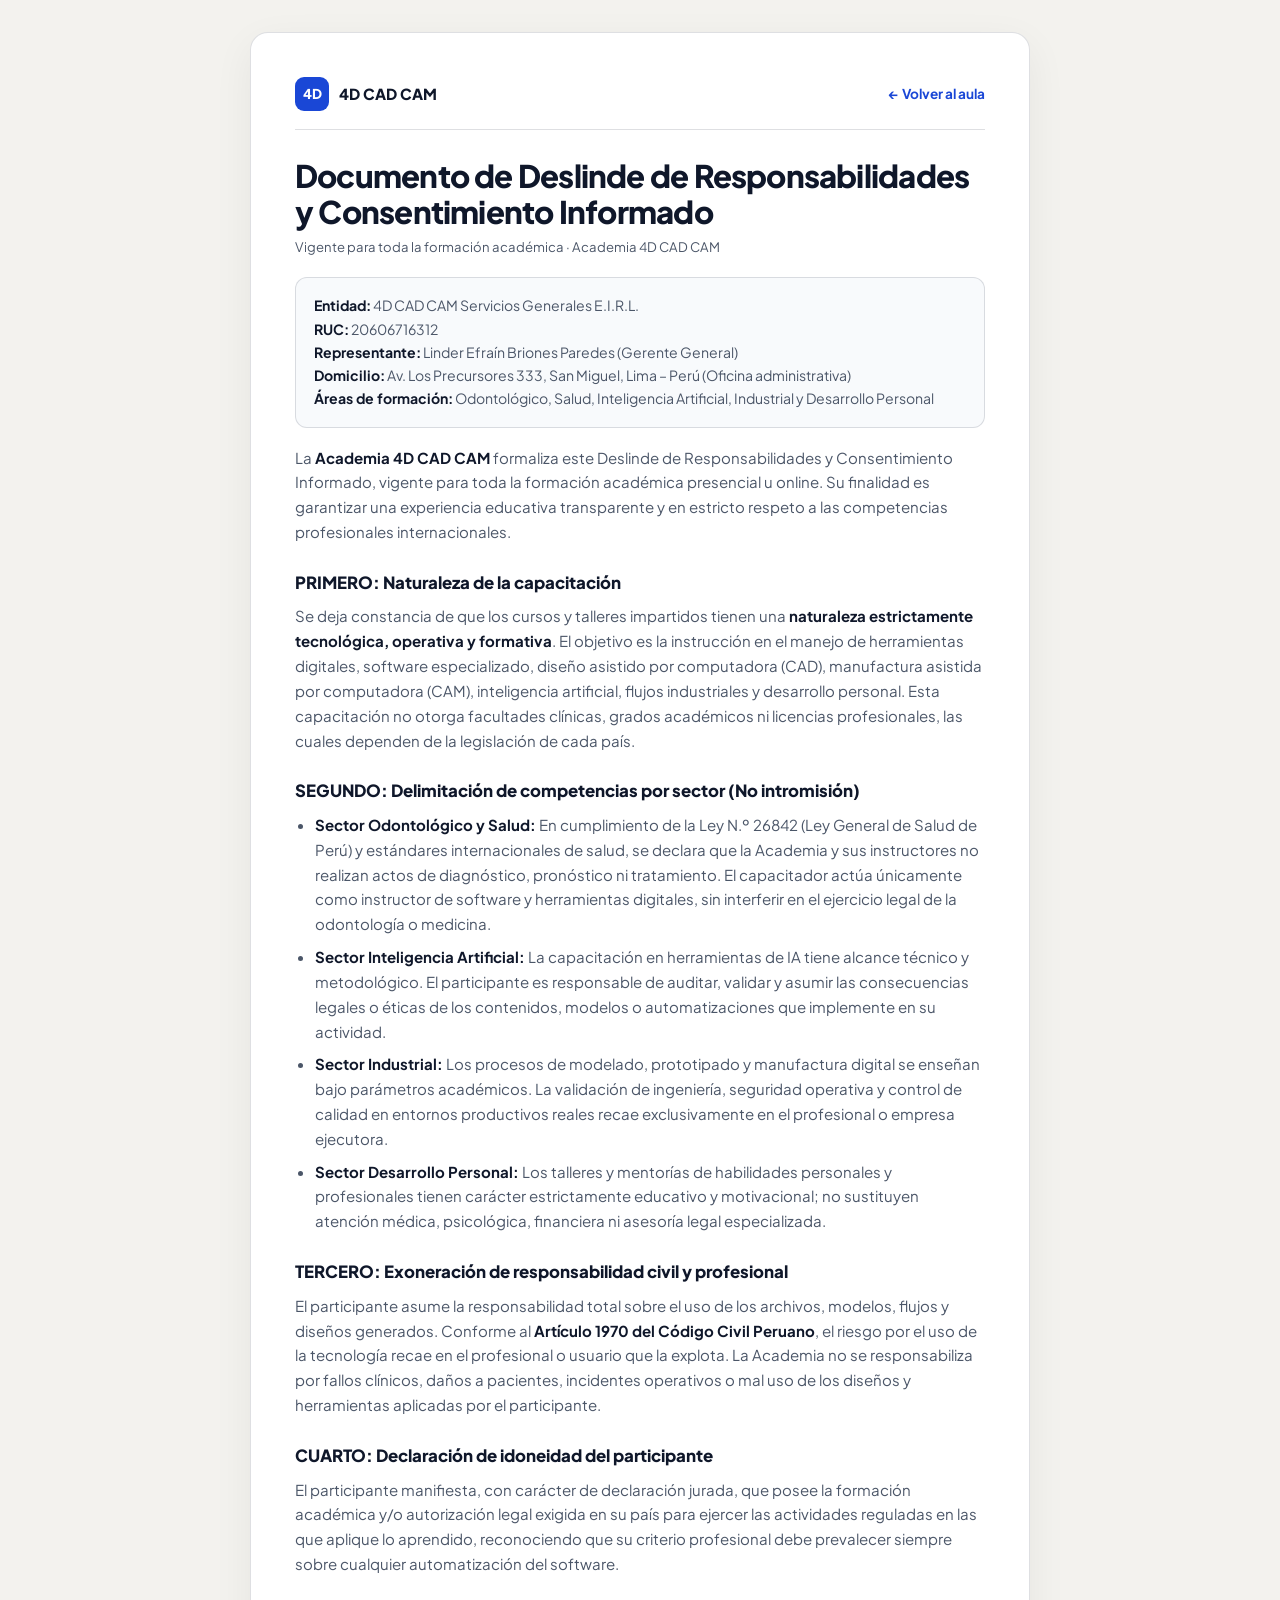
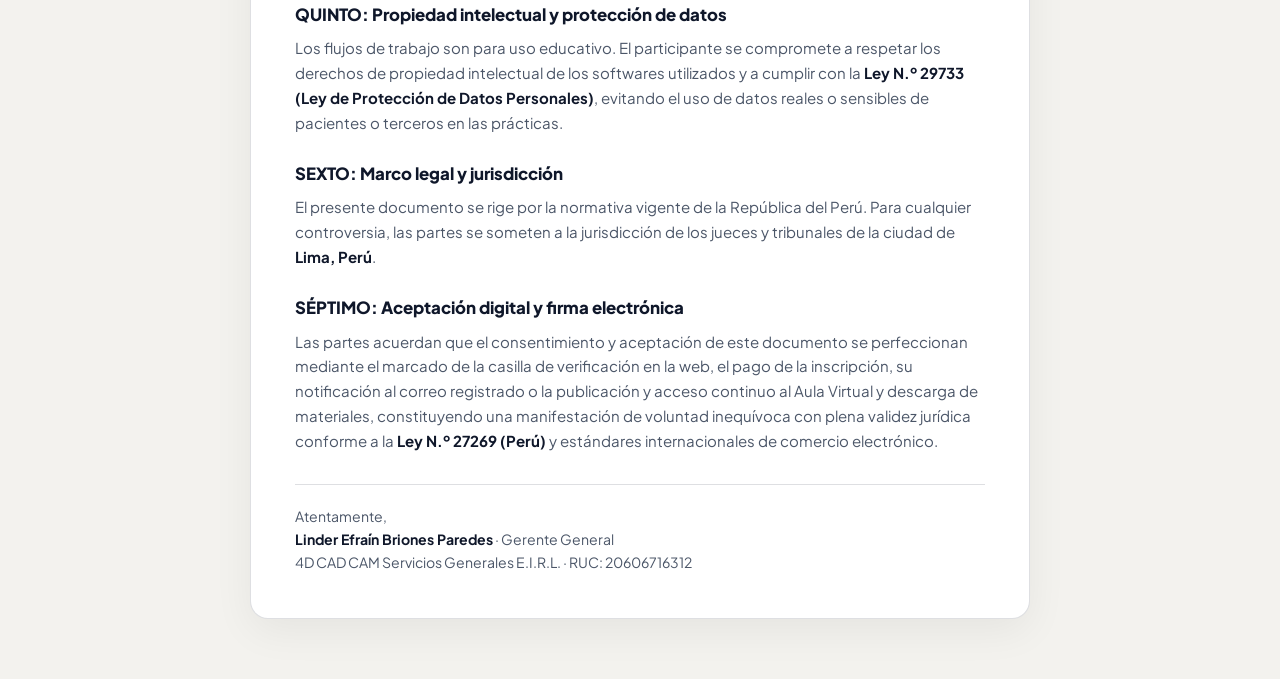
<file: deslinde.html>
<!DOCTYPE html>
<html lang="es">
<head>
<meta charset="UTF-8">
<meta name="viewport" content="width=device-width, initial-scale=1, viewport-fit=cover">
<title>Deslinde de Responsabilidades · 4D CAD CAM</title>
<link rel="preconnect" href="https://fonts.googleapis.com">
<link rel="preconnect" href="https://fonts.gstatic.com" crossorigin>
<link href="https://fonts.googleapis.com/css2?family=Plus+Jakarta+Sans:wght@400;500;600;700;800&display=swap" rel="stylesheet">
<style>
:root{
  --bg:#F3F2EE;--surface:#fff;--ink:#0F172A;--muted:#4B5668;--line:rgba(22,30,49,.14);
  --field:#F8FAFC;--blue:#1A47D6;--blue-h:#1438AB;
}
@media (prefers-color-scheme:dark){
  :root{--bg:#0B1020;--surface:#141B2E;--ink:#E8ECF6;--muted:#A5AFC4;--line:rgba(232,236,246,.16);--field:#0F1627;--blue:#3F6FF0;--blue-h:#5782F5}
}
*{box-sizing:border-box;margin:0;padding:0}
body{
  background:var(--bg);color:var(--ink);
  font-family:'Plus Jakarta Sans',-apple-system,BlinkMacSystemFont,'Segoe UI',sans-serif;
  line-height:1.65;padding:32px 18px 60px;-webkit-font-smoothing:antialiased;
}
.container{
  max-width:780px;margin:0 auto;background:var(--surface);
  border:1px solid var(--line);border-radius:18px;padding:clamp(24px,5vw,44px);
  box-shadow:0 12px 40px rgba(0,0,0,.06);
}
.top{display:flex;justify-content:space-between;align-items:center;gap:12px;margin-bottom:28px;padding-bottom:18px;border-bottom:1px solid var(--line)}
.brand{display:flex;align-items:center;gap:10px}
.mark{width:34px;height:34px;border-radius:9px;background:var(--blue);display:grid;place-items:center;font-weight:800;font-size:.85rem;color:#fff}
.brand b{font-size:.95rem;font-weight:800}
.back{font-size:.85rem;font-weight:700;color:var(--blue);text-decoration:none}
.back:hover{text-decoration:underline}
h1{font-size:clamp(1.45rem,3vw,1.95rem);font-weight:800;letter-spacing:-.025em;line-height:1.15;margin-bottom:6px}
.meta{font-size:.82rem;color:var(--muted);margin-bottom:20px}
h2{font-size:1.05rem;font-weight:800;margin:24px 0 8px}
p,li{font-size:.94rem;color:var(--muted)}
p{margin-bottom:12px}
ul{padding-left:20px;margin-bottom:14px;display:grid;gap:8px}
strong{color:var(--ink)}
.info-box{
  background:var(--field);border:1px solid var(--line);border-radius:12px;
  padding:16px 18px;margin:18px 0;font-size:.88rem;color:var(--muted);
}
.sign{margin-top:30px;padding-top:20px;border-top:1px solid var(--line);font-size:.88rem;color:var(--muted)}
</style>
</head>
<body>
<main class="container">
  <div class="top">
    <div class="brand">
      <div class="mark">4D</div>
      <b>4D CAD CAM</b>
    </div>
    <a class="back" href="index.html">← Volver al aula</a>
  </div>

  <h1>Documento de Deslinde de Responsabilidades y Consentimiento Informado</h1>
  <p class="meta">Vigente para toda la formación académica · Academia 4D CAD CAM</p>

  <div class="info-box">
    <strong>Entidad:</strong> 4D CAD CAM Servicios Generales E.I.R.L.<br>
    <strong>RUC:</strong> 20606716312<br>
    <strong>Representante:</strong> Linder Efraín Briones Paredes (Gerente General)<br>
    <strong>Domicilio:</strong> Av. Los Precursores 333, San Miguel, Lima – Perú (Oficina administrativa)<br>
    <strong>Áreas de formación:</strong> Odontológico, Salud, Inteligencia Artificial, Industrial y Desarrollo Personal
  </div>

  <p>La <strong>Academia 4D CAD CAM</strong> formaliza este Deslinde de Responsabilidades y Consentimiento Informado, vigente para toda la formación académica presencial u online. Su finalidad es garantizar una experiencia educativa transparente y en estricto respeto a las competencias profesionales internacionales.</p>

  <h2>PRIMERO: Naturaleza de la capacitación</h2>
  <p>Se deja constancia de que los cursos y talleres impartidos tienen una <strong>naturaleza estrictamente tecnológica, operativa y formativa</strong>. El objetivo es la instrucción en el manejo de herramientas digitales, software especializado, diseño asistido por computadora (CAD), manufactura asistida por computadora (CAM), inteligencia artificial, flujos industriales y desarrollo personal. Esta capacitación no otorga facultades clínicas, grados académicos ni licencias profesionales, las cuales dependen de la legislación de cada país.</p>

  <h2>SEGUNDO: Delimitación de competencias por sector (No intromisión)</h2>
  <ul>
    <li><strong>Sector Odontológico y Salud:</strong> En cumplimiento de la Ley N.º 26842 (Ley General de Salud de Perú) y estándares internacionales de salud, se declara que la Academia y sus instructores no realizan actos de diagnóstico, pronóstico ni tratamiento. El capacitador actúa únicamente como instructor de software y herramientas digitales, sin interferir en el ejercicio legal de la odontología o medicina.</li>
    <li><strong>Sector Inteligencia Artificial:</strong> La capacitación en herramientas de IA tiene alcance técnico y metodológico. El participante es responsable de auditar, validar y asumir las consecuencias legales o éticas de los contenidos, modelos o automatizaciones que implemente en su actividad.</li>
    <li><strong>Sector Industrial:</strong> Los procesos de modelado, prototipado y manufactura digital se enseñan bajo parámetros académicos. La validación de ingeniería, seguridad operativa y control de calidad en entornos productivos reales recae exclusivamente en el profesional o empresa ejecutora.</li>
    <li><strong>Sector Desarrollo Personal:</strong> Los talleres y mentorías de habilidades personales y profesionales tienen carácter estrictamente educativo y motivacional; no sustituyen atención médica, psicológica, financiera ni asesoría legal especializada.</li>
  </ul>

  <h2>TERCERO: Exoneración de responsabilidad civil y profesional</h2>
  <p>El participante asume la responsabilidad total sobre el uso de los archivos, modelos, flujos y diseños generados. Conforme al <strong>Artículo 1970 del Código Civil Peruano</strong>, el riesgo por el uso de la tecnología recae en el profesional o usuario que la explota. La Academia no se responsabiliza por fallos clínicos, daños a pacientes, incidentes operativos o mal uso de los diseños y herramientas aplicadas por el participante.</p>

  <h2>CUARTO: Declaración de idoneidad del participante</h2>
  <p>El participante manifiesta, con carácter de declaración jurada, que posee la formación académica y/o autorización legal exigida en su país para ejercer las actividades reguladas en las que aplique lo aprendido, reconociendo que su criterio profesional debe prevalecer siempre sobre cualquier automatización del software.</p>

  <h2>QUINTO: Propiedad intelectual y protección de datos</h2>
  <p>Los flujos de trabajo son para uso educativo. El participante se compromete a respetar los derechos de propiedad intelectual de los softwares utilizados y a cumplir con la <strong>Ley N.º 29733 (Ley de Protección de Datos Personales)</strong>, evitando el uso de datos reales o sensibles de pacientes o terceros en las prácticas.</p>

  <h2>SEXTO: Marco legal y jurisdicción</h2>
  <p>El presente documento se rige por la normativa vigente de la República del Perú. Para cualquier controversia, las partes se someten a la jurisdicción de los jueces y tribunales de la ciudad de <strong>Lima, Perú</strong>.</p>

  <h2>SÉPTIMO: Aceptación digital y firma electrónica</h2>
  <p>Las partes acuerdan que el consentimiento y aceptación de este documento se perfeccionan mediante el marcado de la casilla de verificación en la web, el pago de la inscripción, su notificación al correo registrado o la publicación y acceso continuo al Aula Virtual y descarga de materiales, constituyendo una manifestación de voluntad inequívoca con plena validez jurídica conforme a la <strong>Ley N.º 27269 (Perú)</strong> y estándares internacionales de comercio electrónico.</p>

  <div class="sign">
    Atentamente,<br>
    <strong>Linder Efraín Briones Paredes</strong> · Gerente General<br>
    4D CAD CAM Servicios Generales E.I.R.L. · RUC: 20606716312
  </div>
</main>
</body>
</html>
</file>
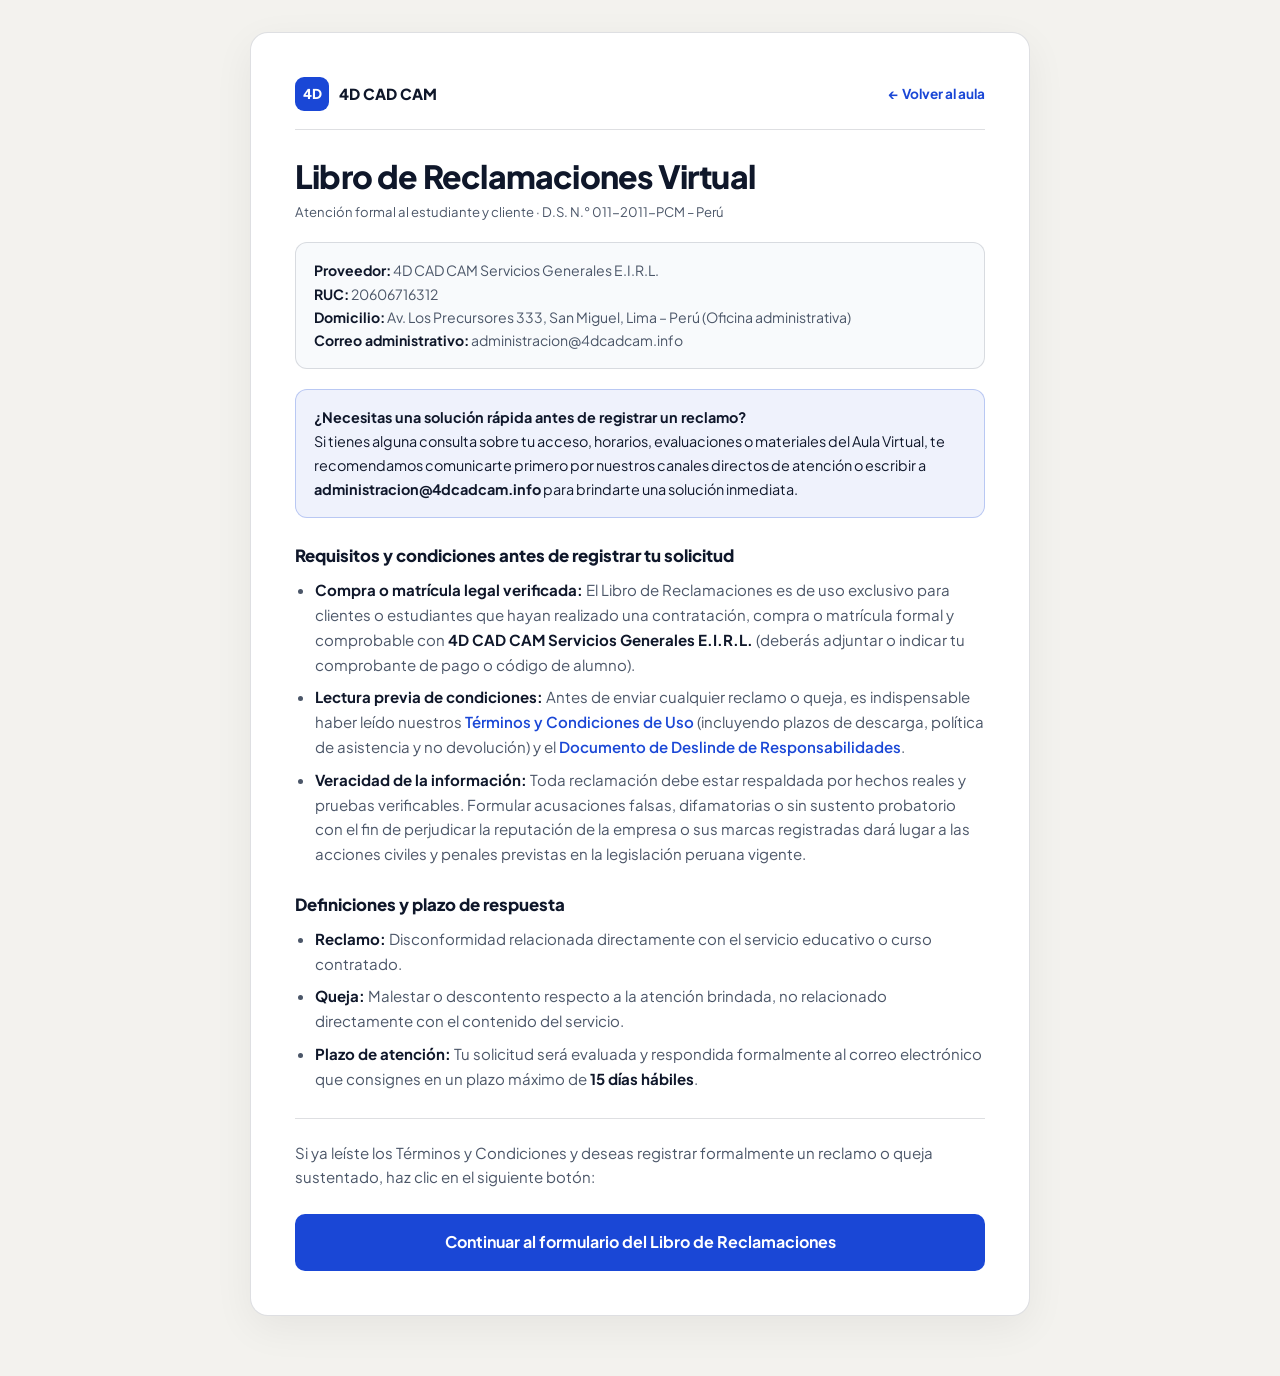
<file: libro-reclamaciones.html>
<!DOCTYPE html>
<html lang="es">
<head>
<meta charset="UTF-8">
<meta name="viewport" content="width=device-width, initial-scale=1, viewport-fit=cover">
<title>Libro de Reclamaciones Virtual · 4D CAD CAM</title>
<link rel="preconnect" href="https://fonts.googleapis.com">
<link rel="preconnect" href="https://fonts.gstatic.com" crossorigin>
<link href="https://fonts.googleapis.com/css2?family=Plus+Jakarta+Sans:wght@400;500;600;700;800&display=swap" rel="stylesheet">
<style>
:root{
  --bg:#F3F2EE;--surface:#fff;--ink:#0F172A;--muted:#4B5668;--line:rgba(22,30,49,.14);
  --field:#F8FAFC;--blue:#1A47D6;--blue-h:#1438AB;
}
@media (prefers-color-scheme:dark){
  :root{--bg:#0B1020;--surface:#141B2E;--ink:#E8ECF6;--muted:#A5AFC4;--line:rgba(232,236,246,.16);--field:#0F1627;--blue:#3F6FF0;--blue-h:#5782F5}
}
*{box-sizing:border-box;margin:0;padding:0}
body{
  background:var(--bg);color:var(--ink);
  font-family:'Plus Jakarta Sans',-apple-system,BlinkMacSystemFont,'Segoe UI',sans-serif;
  line-height:1.65;padding:32px 18px 60px;-webkit-font-smoothing:antialiased;
}
.container{
  max-width:780px;margin:0 auto;background:var(--surface);
  border:1px solid var(--line);border-radius:18px;padding:clamp(24px,5vw,44px);
  box-shadow:0 12px 40px rgba(0,0,0,.06);
}
.top{display:flex;justify-content:space-between;align-items:center;gap:12px;margin-bottom:28px;padding-bottom:18px;border-bottom:1px solid var(--line)}
.brand{display:flex;align-items:center;gap:10px}
.mark{width:34px;height:34px;border-radius:9px;background:var(--blue);display:grid;place-items:center;font-weight:800;font-size:.85rem;color:#fff}
.brand b{font-size:.95rem;font-weight:800}
.back{font-size:.85rem;font-weight:700;color:var(--blue);text-decoration:none}
.back:hover{text-decoration:underline}
h1{font-size:clamp(1.5rem,3vw,2rem);font-weight:800;letter-spacing:-.025em;line-height:1.15;margin-bottom:6px}
.meta{font-size:.82rem;color:var(--muted);margin-bottom:20px}
h2{font-size:1.05rem;font-weight:800;margin:24px 0 8px}
p,li{font-size:.94rem;color:var(--muted)}
p{margin-bottom:12px}
ul{padding-left:20px;margin-bottom:14px;display:grid;gap:8px}
strong{color:var(--ink)}
a.inline{color:var(--blue);font-weight:600;text-decoration:none}
a.inline:hover{text-decoration:underline}
.info-box{
  background:var(--field);border:1px solid var(--line);border-radius:12px;
  padding:16px 18px;margin:18px 0;font-size:.88rem;color:var(--muted);
}
.alert-box{
  background:color-mix(in srgb,var(--blue) 7%,var(--surface));
  border:1px solid color-mix(in srgb,var(--blue) 25%,transparent);
  border-radius:12px;padding:16px 18px;margin:20px 0;font-size:.9rem;
}
.cta-box{
  margin-top:26px;padding-top:22px;border-top:1px solid var(--line);
}
.btn{
  display:inline-block;width:100%;text-align:center;text-decoration:none;
  font:inherit;font-weight:700;font-size:1rem;padding:15px 20px;
  border-radius:10px;background:var(--blue);color:#fff;
  transition:background-color .2s;margin-top:12px;
}
.btn:hover{background:var(--blue-h)}
</style>
</head>
<body>
<main class="container">
  <div class="top">
    <div class="brand">
      <div class="mark">4D</div>
      <b>4D CAD CAM</b>
    </div>
    <a class="back" href="index.html">← Volver al aula</a>
  </div>

  <h1>Libro de Reclamaciones Virtual</h1>
  <p class="meta">Atención formal al estudiante y cliente · D.S. N.° 011-2011-PCM – Perú</p>

  <div class="info-box">
    <strong>Proveedor:</strong> 4D CAD CAM Servicios Generales E.I.R.L.<br>
    <strong>RUC:</strong> 20606716312<br>
    <strong>Domicilio:</strong> Av. Los Precursores 333, San Miguel, Lima – Perú (Oficina administrativa)<br>
    <strong>Correo administrativo:</strong> administracion@4dcadcam.info
  </div>

  <div class="alert-box">
    <strong>¿Necesitas una solución rápida antes de registrar un reclamo?</strong><br>
    Si tienes alguna consulta sobre tu acceso, horarios, evaluaciones o materiales del Aula Virtual, te recomendamos comunicarte primero por nuestros canales directos de atención o escribir a <strong>administracion@4dcadcam.info</strong> para brindarte una solución inmediata.
  </div>

  <h2>Requisitos y condiciones antes de registrar tu solicitud</h2>
  <ul>
    <li><strong>Compra o matrícula legal verificada:</strong> El Libro de Reclamaciones es de uso exclusivo para clientes o estudiantes que hayan realizado una contratación, compra o matrícula formal y comprobable con <strong>4D CAD CAM Servicios Generales E.I.R.L.</strong> (deberás adjuntar o indicar tu comprobante de pago o código de alumno).</li>
    <li><strong>Lectura previa de condiciones:</strong> Antes de enviar cualquier reclamo o queja, es indispensable haber leído nuestros <a class="inline" href="terminos.html">Términos y Condiciones de Uso</a> (incluyendo plazos de descarga, política de asistencia y no devolución) y el <a class="inline" href="deslinde.html">Documento de Deslinde de Responsabilidades</a>.</li>
    <li><strong>Veracidad de la información:</strong> Toda reclamación debe estar respaldada por hechos reales y pruebas verificables. Formular acusaciones falsas, difamatorias o sin sustento probatorio con el fin de perjudicar la reputación de la empresa o sus marcas registradas dará lugar a las acciones civiles y penales previstas en la legislación peruana vigente.</li>
  </ul>

  <h2>Definiciones y plazo de respuesta</h2>
  <ul>
    <li><strong>Reclamo:</strong> Disconformidad relacionada directamente con el servicio educativo o curso contratado.</li>
    <li><strong>Queja:</strong> Malestar o descontento respecto a la atención brindada, no relacionado directamente con el contenido del servicio.</li>
    <li><strong>Plazo de atención:</strong> Tu solicitud será evaluada y respondida formalmente al correo electrónico que consignes en un plazo máximo de <strong>15 días hábiles</strong>.</li>
  </ul>

  <div class="cta-box">
    <p>Si ya leíste los Términos y Condiciones y deseas registrar formalmente un reclamo o queja sustentado, haz clic en el siguiente botón:</p>
    <a class="btn" href="https://docs.google.com/forms/d/e/1FAIpQLSdsz4ZVJrWmOlxTpXH-75Hk4iepENP5eouJWB7f5qEtuw9HIA/viewform?usp=sharing&ouid=109098963051883506492" target="_blank" rel="noopener">Continuar al formulario del Libro de Reclamaciones</a>
  </div>
</main>
</body>
</html>
</file>
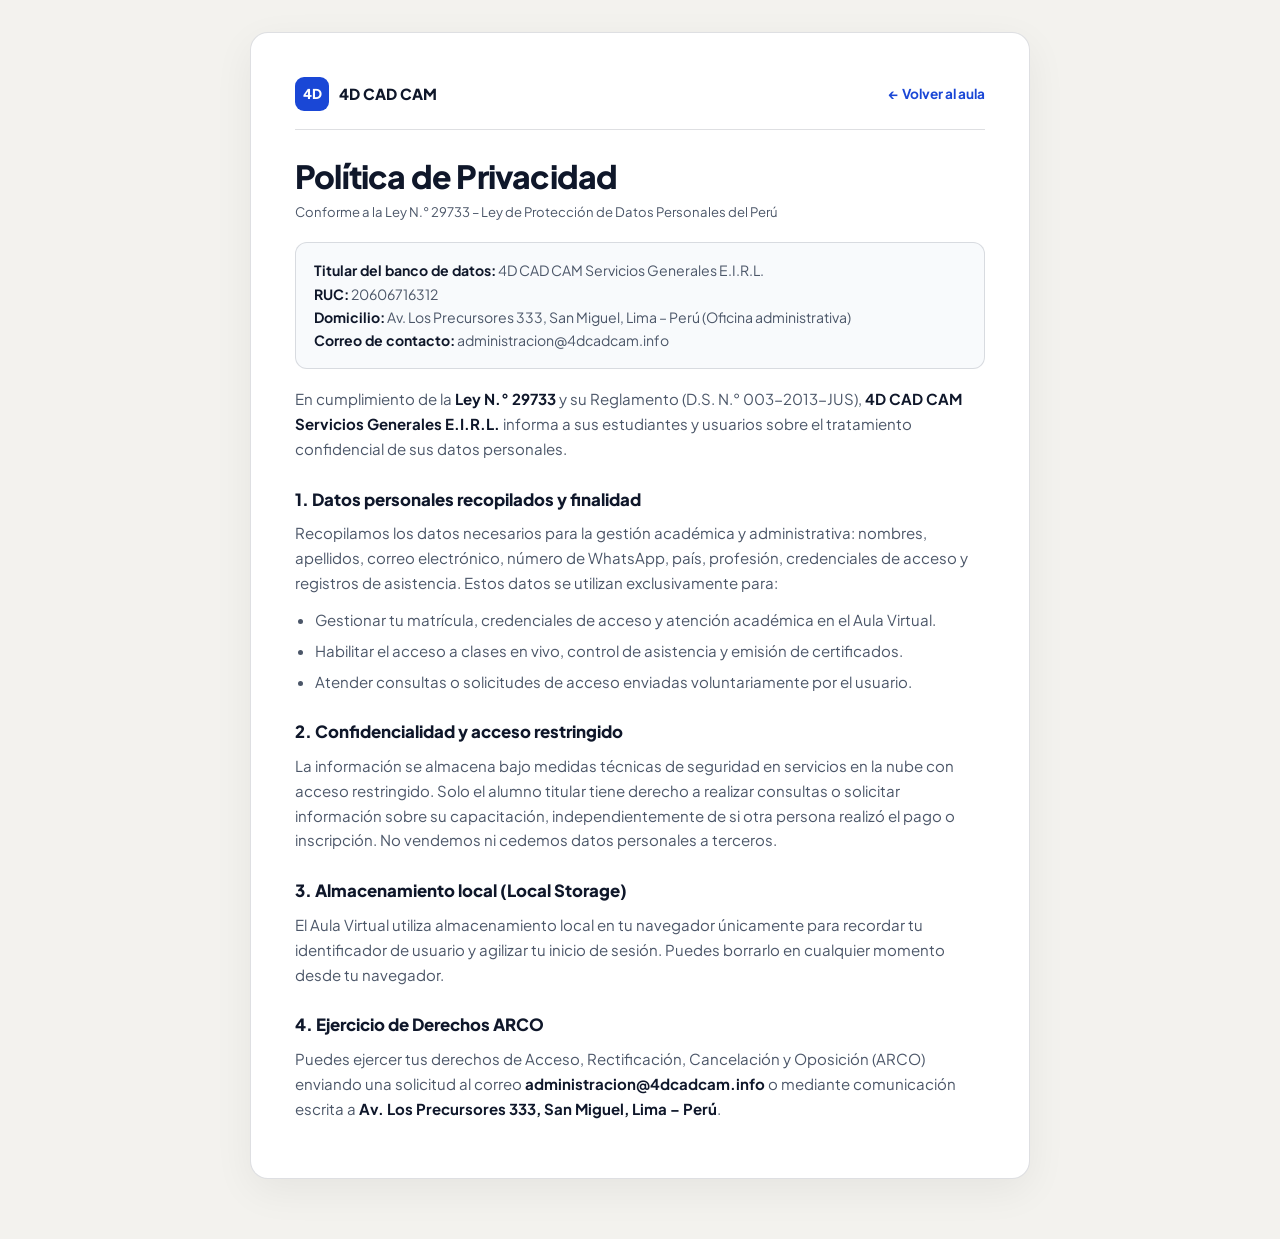
<file: privacidad.html>
<!DOCTYPE html>
<html lang="es">
<head>
<meta charset="UTF-8">
<meta name="viewport" content="width=device-width, initial-scale=1, viewport-fit=cover">
<title>Política de Privacidad · 4D CAD CAM</title>
<link rel="preconnect" href="https://fonts.googleapis.com">
<link rel="preconnect" href="https://fonts.gstatic.com" crossorigin>
<link href="https://fonts.googleapis.com/css2?family=Plus+Jakarta+Sans:wght@400;500;600;700;800&display=swap" rel="stylesheet">
<style>
:root{
  --bg:#F3F2EE;--surface:#fff;--ink:#0F172A;--muted:#4B5668;--line:rgba(22,30,49,.14);
  --field:#F8FAFC;--blue:#1A47D6;--blue-h:#1438AB;
}
@media (prefers-color-scheme:dark){
  :root{--bg:#0B1020;--surface:#141B2E;--ink:#E8ECF6;--muted:#A5AFC4;--line:rgba(232,236,246,.16);--field:#0F1627;--blue:#3F6FF0;--blue-h:#5782F5}
}
*{box-sizing:border-box;margin:0;padding:0}
body{
  background:var(--bg);color:var(--ink);
  font-family:'Plus Jakarta Sans',-apple-system,BlinkMacSystemFont,'Segoe UI',sans-serif;
  line-height:1.65;padding:32px 18px 60px;-webkit-font-smoothing:antialiased;
}
.container{
  max-width:780px;margin:0 auto;background:var(--surface);
  border:1px solid var(--line);border-radius:18px;padding:clamp(24px,5vw,44px);
  box-shadow:0 12px 40px rgba(0,0,0,.06);
}
.top{display:flex;justify-content:space-between;align-items:center;gap:12px;margin-bottom:28px;padding-bottom:18px;border-bottom:1px solid var(--line)}
.brand{display:flex;align-items:center;gap:10px}
.mark{width:34px;height:34px;border-radius:9px;background:var(--blue);display:grid;place-items:center;font-weight:800;font-size:.85rem;color:#fff}
.brand b{font-size:.95rem;font-weight:800}
.back{font-size:.85rem;font-weight:700;color:var(--blue);text-decoration:none}
.back:hover{text-decoration:underline}
h1{font-size:clamp(1.5rem,3vw,2rem);font-weight:800;letter-spacing:-.025em;line-height:1.15;margin-bottom:6px}
.meta{font-size:.82rem;color:var(--muted);margin-bottom:20px}
h2{font-size:1.05rem;font-weight:800;margin:24px 0 8px}
p,li{font-size:.94rem;color:var(--muted)}
p{margin-bottom:12px}
ul{padding-left:20px;margin-bottom:14px;display:grid;gap:6px}
strong{color:var(--ink)}
.info-box{
  background:var(--field);border:1px solid var(--line);border-radius:12px;
  padding:16px 18px;margin:18px 0;font-size:.88rem;color:var(--muted);
}
</style>
</head>
<body>
<main class="container">
  <div class="top">
    <div class="brand">
      <div class="mark">4D</div>
      <b>4D CAD CAM</b>
    </div>
    <a class="back" href="index.html">← Volver al aula</a>
  </div>

  <h1>Política de Privacidad</h1>
  <p class="meta">Conforme a la Ley N.° 29733 – Ley de Protección de Datos Personales del Perú</p>

  <div class="info-box">
    <strong>Titular del banco de datos:</strong> 4D CAD CAM Servicios Generales E.I.R.L.<br>
    <strong>RUC:</strong> 20606716312<br>
    <strong>Domicilio:</strong> Av. Los Precursores 333, San Miguel, Lima – Perú (Oficina administrativa)<br>
    <strong>Correo de contacto:</strong> administracion@4dcadcam.info
  </div>

  <p>En cumplimiento de la <strong>Ley N.° 29733</strong> y su Reglamento (D.S. N.° 003-2013-JUS), <strong>4D CAD CAM Servicios Generales E.I.R.L.</strong> informa a sus estudiantes y usuarios sobre el tratamiento confidencial de sus datos personales.</p>

  <h2>1. Datos personales recopilados y finalidad</h2>
  <p>Recopilamos los datos necesarios para la gestión académica y administrativa: nombres, apellidos, correo electrónico, número de WhatsApp, país, profesión, credenciales de acceso y registros de asistencia. Estos datos se utilizan exclusivamente para:</p>
  <ul>
    <li>Gestionar tu matrícula, credenciales de acceso y atención académica en el Aula Virtual.</li>
    <li>Habilitar el acceso a clases en vivo, control de asistencia y emisión de certificados.</li>
    <li>Atender consultas o solicitudes de acceso enviadas voluntariamente por el usuario.</li>
  </ul>

  <h2>2. Confidencialidad y acceso restringido</h2>
  <p>La información se almacena bajo medidas técnicas de seguridad en servicios en la nube con acceso restringido. Solo el alumno titular tiene derecho a realizar consultas o solicitar información sobre su capacitación, independientemente de si otra persona realizó el pago o inscripción. No vendemos ni cedemos datos personales a terceros.</p>

  <h2>3. Almacenamiento local (Local Storage)</h2>
  <p>El Aula Virtual utiliza almacenamiento local en tu navegador únicamente para recordar tu identificador de usuario y agilizar tu inicio de sesión. Puedes borrarlo en cualquier momento desde tu navegador.</p>

  <h2>4. Ejercicio de Derechos ARCO</h2>
  <p>Puedes ejercer tus derechos de Acceso, Rectificación, Cancelación y Oposición (ARCO) enviando una solicitud al correo <strong>administracion@4dcadcam.info</strong> o mediante comunicación escrita a <strong>Av. Los Precursores 333, San Miguel, Lima – Perú</strong>.</p>
</main>
</body>
</html>
</file>
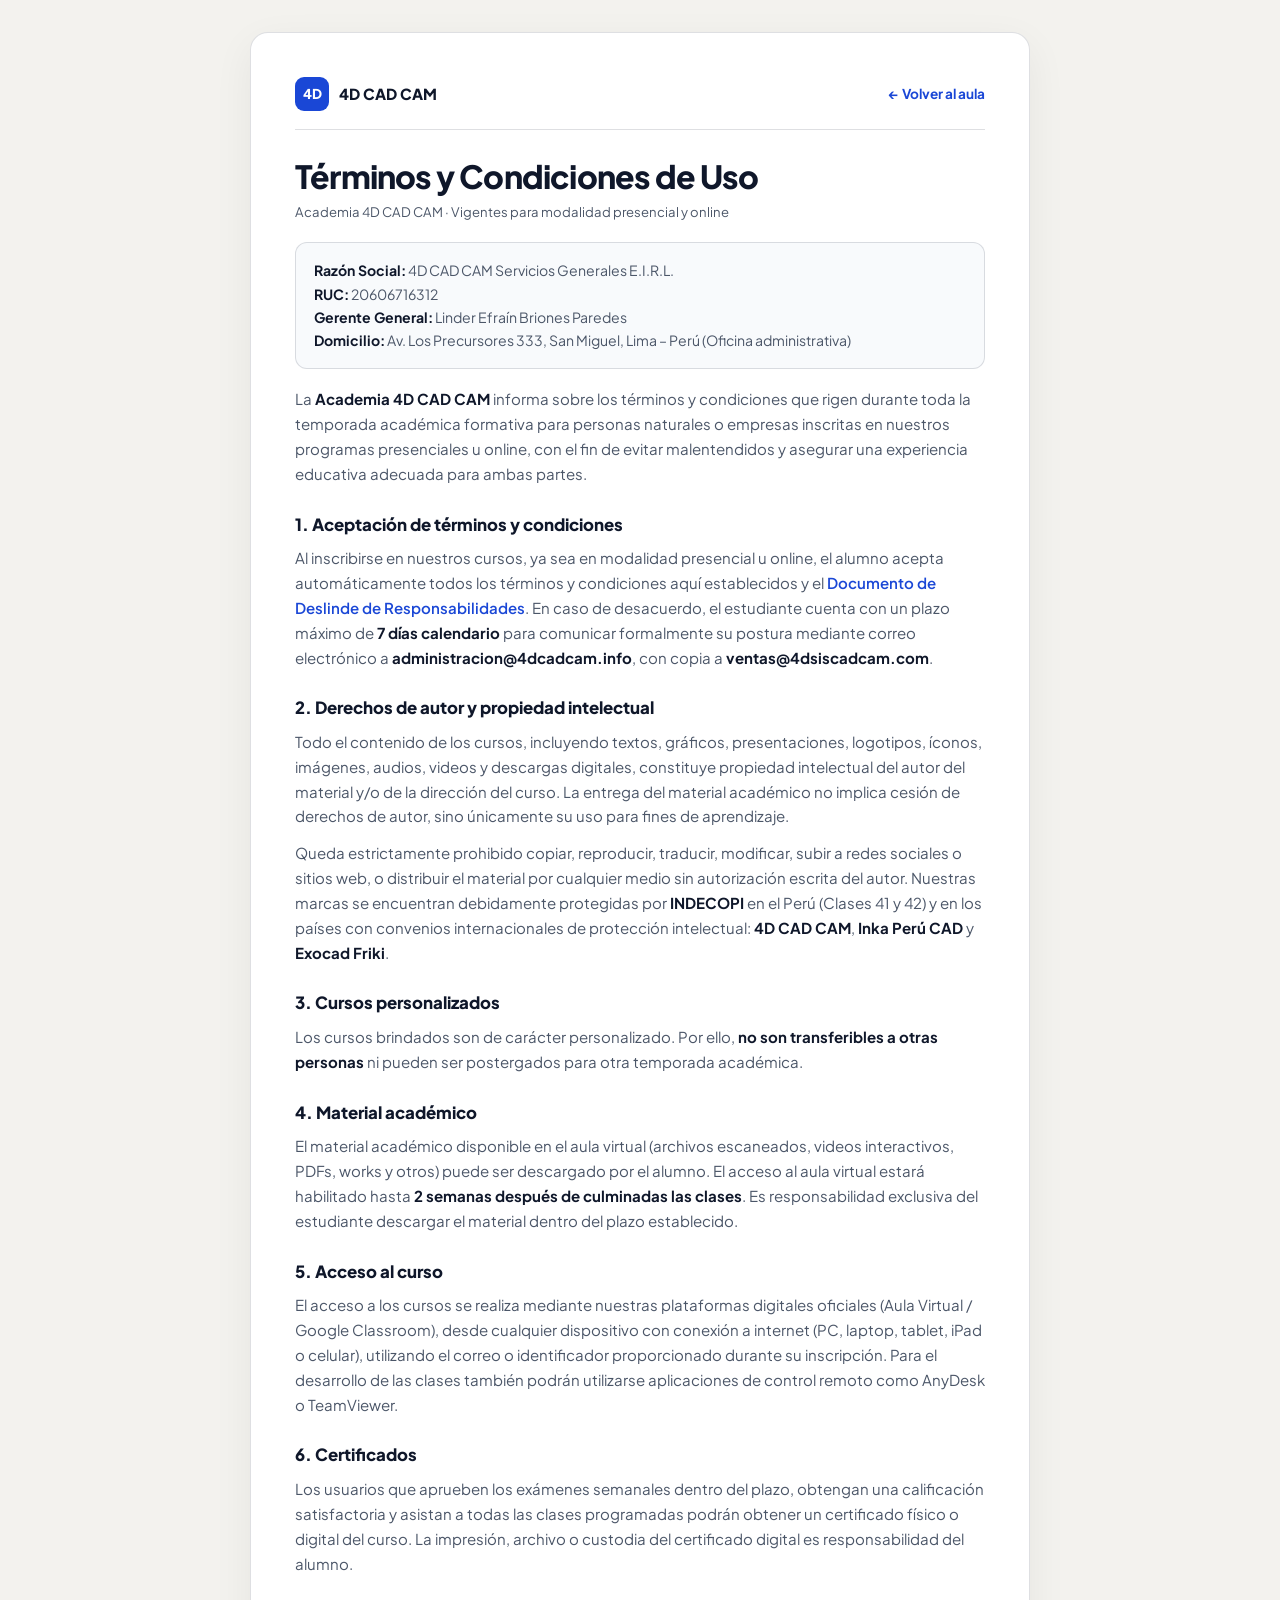
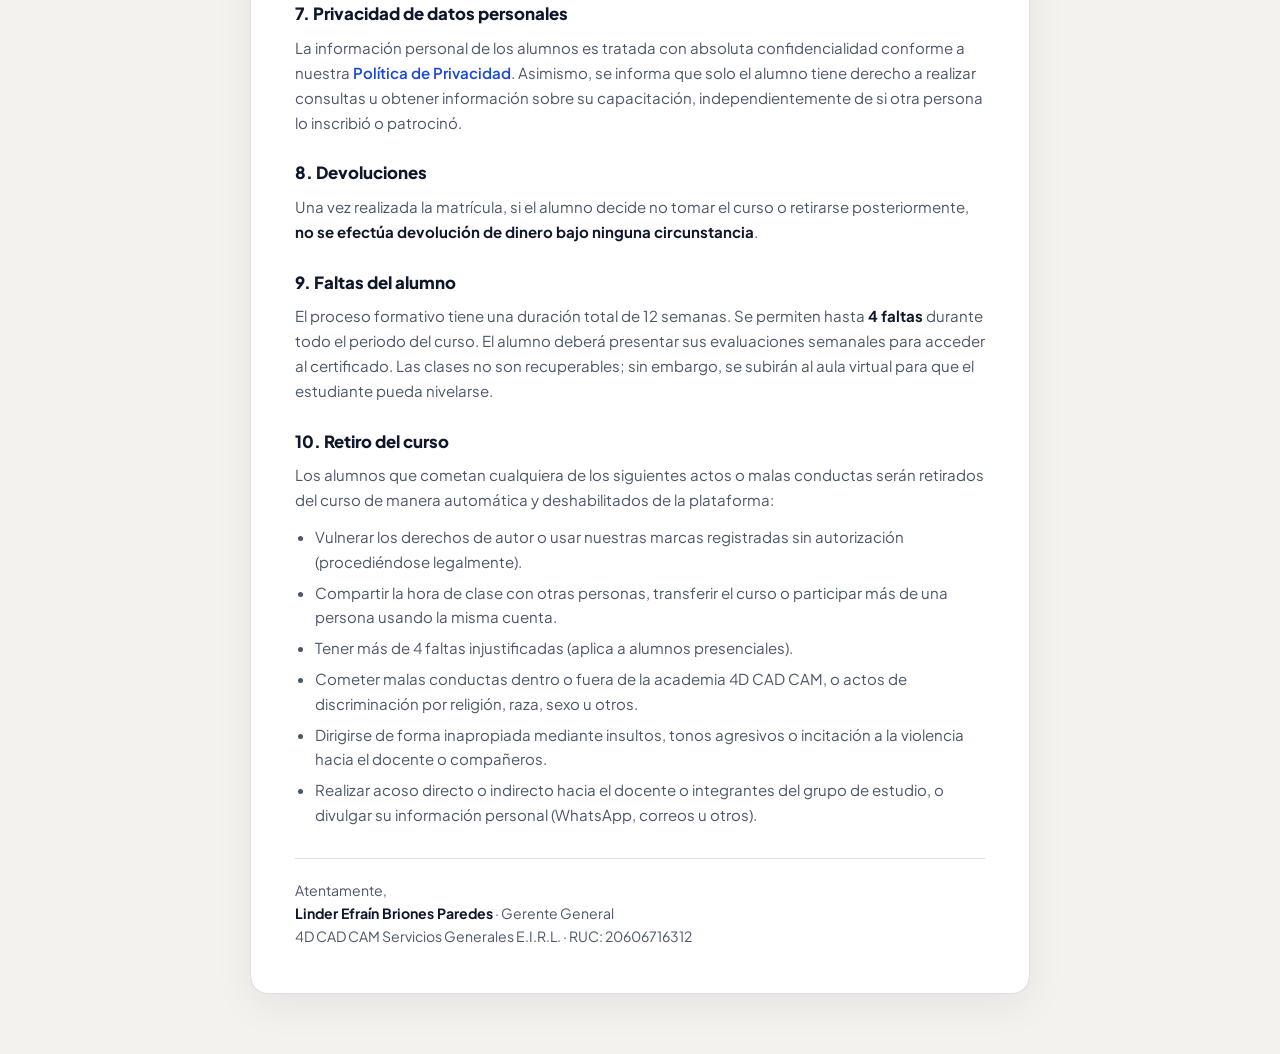
<file: terminos.html>
<!DOCTYPE html>
<html lang="es">
<head>
<meta charset="UTF-8">
<meta name="viewport" content="width=device-width, initial-scale=1, viewport-fit=cover">
<title>Términos y Condiciones de Uso · 4D CAD CAM</title>
<link rel="preconnect" href="https://fonts.googleapis.com">
<link rel="preconnect" href="https://fonts.gstatic.com" crossorigin>
<link href="https://fonts.googleapis.com/css2?family=Plus+Jakarta+Sans:wght@400;500;600;700;800&display=swap" rel="stylesheet">
<style>
:root{
  --bg:#F3F2EE;--surface:#fff;--ink:#0F172A;--muted:#4B5668;--line:rgba(22,30,49,.14);
  --field:#F8FAFC;--blue:#1A47D6;--blue-h:#1438AB;
}
@media (prefers-color-scheme:dark){
  :root{--bg:#0B1020;--surface:#141B2E;--ink:#E8ECF6;--muted:#A5AFC4;--line:rgba(232,236,246,.16);--field:#0F1627;--blue:#3F6FF0;--blue-h:#5782F5}
}
*{box-sizing:border-box;margin:0;padding:0}
body{
  background:var(--bg);color:var(--ink);
  font-family:'Plus Jakarta Sans',-apple-system,BlinkMacSystemFont,'Segoe UI',sans-serif;
  line-height:1.65;padding:32px 18px 60px;-webkit-font-smoothing:antialiased;
}
.container{
  max-width:780px;margin:0 auto;background:var(--surface);
  border:1px solid var(--line);border-radius:18px;padding:clamp(24px,5vw,44px);
  box-shadow:0 12px 40px rgba(0,0,0,.06);
}
.top{display:flex;justify-content:space-between;align-items:center;gap:12px;margin-bottom:28px;padding-bottom:18px;border-bottom:1px solid var(--line)}
.brand{display:flex;align-items:center;gap:10px}
.mark{width:34px;height:34px;border-radius:9px;background:var(--blue);display:grid;place-items:center;font-weight:800;font-size:.85rem;color:#fff}
.brand b{font-size:.95rem;font-weight:800}
.back{font-size:.85rem;font-weight:700;color:var(--blue);text-decoration:none}
.back:hover{text-decoration:underline}
h1{font-size:clamp(1.5rem,3vw,2rem);font-weight:800;letter-spacing:-.025em;line-height:1.15;margin-bottom:6px}
.meta{font-size:.82rem;color:var(--muted);margin-bottom:20px}
h2{font-size:1.05rem;font-weight:800;margin:24px 0 8px}
p,li{font-size:.94rem;color:var(--muted)}
p{margin-bottom:12px}
ul{padding-left:20px;margin-bottom:14px;display:grid;gap:6px}
strong{color:var(--ink)}
.info-box{
  background:var(--field);border:1px solid var(--line);border-radius:12px;
  padding:16px 18px;margin:18px 0;font-size:.88rem;color:var(--muted);
}
a.inline{color:var(--blue);font-weight:600;text-decoration:none}
a.inline:hover{text-decoration:underline}
.sign{margin-top:30px;padding-top:20px;border-top:1px solid var(--line);font-size:.88rem;color:var(--muted)}
</style>
</head>
<body>
<main class="container">
  <div class="top">
    <div class="brand">
      <div class="mark">4D</div>
      <b>4D CAD CAM</b>
    </div>
    <a class="back" href="index.html">← Volver al aula</a>
  </div>

  <h1>Términos y Condiciones de Uso</h1>
  <p class="meta">Academia 4D CAD CAM · Vigentes para modalidad presencial y online</p>

  <div class="info-box">
    <strong>Razón Social:</strong> 4D CAD CAM Servicios Generales E.I.R.L.<br>
    <strong>RUC:</strong> 20606716312<br>
    <strong>Gerente General:</strong> Linder Efraín Briones Paredes<br>
    <strong>Domicilio:</strong> Av. Los Precursores 333, San Miguel, Lima – Perú (Oficina administrativa)
  </div>

  <p>La <strong>Academia 4D CAD CAM</strong> informa sobre los términos y condiciones que rigen durante toda la temporada académica formativa para personas naturales o empresas inscritas en nuestros programas presenciales u online, con el fin de evitar malentendidos y asegurar una experiencia educativa adecuada para ambas partes.</p>

  <h2>1. Aceptación de términos y condiciones</h2>
  <p>Al inscribirse en nuestros cursos, ya sea en modalidad presencial u online, el alumno acepta automáticamente todos los términos y condiciones aquí establecidos y el <a class="inline" href="deslinde.html">Documento de Deslinde de Responsabilidades</a>. En caso de desacuerdo, el estudiante cuenta con un plazo máximo de <strong>7 días calendario</strong> para comunicar formalmente su postura mediante correo electrónico a <strong>administracion@4dcadcam.info</strong>, con copia a <strong>ventas@4dsiscadcam.com</strong>.</p>

  <h2>2. Derechos de autor y propiedad intelectual</h2>
  <p>Todo el contenido de los cursos, incluyendo textos, gráficos, presentaciones, logotipos, íconos, imágenes, audios, videos y descargas digitales, constituye propiedad intelectual del autor del material y/o de la dirección del curso. La entrega del material académico no implica cesión de derechos de autor, sino únicamente su uso para fines de aprendizaje.</p>
  <p>Queda estrictamente prohibido copiar, reproducir, traducir, modificar, subir a redes sociales o sitios web, o distribuir el material por cualquier medio sin autorización escrita del autor. Nuestras marcas se encuentran debidamente protegidas por <strong>INDECOPI</strong> en el Perú (Clases 41 y 42) y en los países con convenios internacionales de protección intelectual: <strong>4D CAD CAM</strong>, <strong>Inka Perú CAD</strong> y <strong>Exocad Friki</strong>.</p>

  <h2>3. Cursos personalizados</h2>
  <p>Los cursos brindados son de carácter personalizado. Por ello, <strong>no son transferibles a otras personas</strong> ni pueden ser postergados para otra temporada académica.</p>

  <h2>4. Material académico</h2>
  <p>El material académico disponible en el aula virtual (archivos escaneados, videos interactivos, PDFs, works y otros) puede ser descargado por el alumno. El acceso al aula virtual estará habilitado hasta <strong>2 semanas después de culminadas las clases</strong>. Es responsabilidad exclusiva del estudiante descargar el material dentro del plazo establecido.</p>

  <h2>5. Acceso al curso</h2>
  <p>El acceso a los cursos se realiza mediante nuestras plataformas digitales oficiales (Aula Virtual / Google Classroom), desde cualquier dispositivo con conexión a internet (PC, laptop, tablet, iPad o celular), utilizando el correo o identificador proporcionado durante su inscripción. Para el desarrollo de las clases también podrán utilizarse aplicaciones de control remoto como AnyDesk o TeamViewer.</p>

  <h2>6. Certificados</h2>
  <p>Los usuarios que aprueben los exámenes semanales dentro del plazo, obtengan una calificación satisfactoria y asistan a todas las clases programadas podrán obtener un certificado físico o digital del curso. La impresión, archivo o custodia del certificado digital es responsabilidad del alumno.</p>

  <h2>7. Privacidad de datos personales</h2>
  <p>La información personal de los alumnos es tratada con absoluta confidencialidad conforme a nuestra <a class="inline" href="privacidad.html">Política de Privacidad</a>. Asimismo, se informa que solo el alumno tiene derecho a realizar consultas u obtener información sobre su capacitación, independientemente de si otra persona lo inscribió o patrocinó.</p>

  <h2>8. Devoluciones</h2>
  <p>Una vez realizada la matrícula, si el alumno decide no tomar el curso o retirarse posteriormente, <strong>no se efectúa devolución de dinero bajo ninguna circunstancia</strong>.</p>

  <h2>9. Faltas del alumno</h2>
  <p>El proceso formativo tiene una duración total de 12 semanas. Se permiten hasta <strong>4 faltas</strong> durante todo el periodo del curso. El alumno deberá presentar sus evaluaciones semanales para acceder al certificado. Las clases no son recuperables; sin embargo, se subirán al aula virtual para que el estudiante pueda nivelarse.</p>

  <h2>10. Retiro del curso</h2>
  <p>Los alumnos que cometan cualquiera de los siguientes actos o malas conductas serán retirados del curso de manera automática y deshabilitados de la plataforma:</p>
  <ul>
    <li>Vulnerar los derechos de autor o usar nuestras marcas registradas sin autorización (procediéndose legalmente).</li>
    <li>Compartir la hora de clase con otras personas, transferir el curso o participar más de una persona usando la misma cuenta.</li>
    <li>Tener más de 4 faltas injustificadas (aplica a alumnos presenciales).</li>
    <li>Cometer malas conductas dentro o fuera de la academia 4D CAD CAM, o actos de discriminación por religión, raza, sexo u otros.</li>
    <li>Dirigirse de forma inapropiada mediante insultos, tonos agresivos o incitación a la violencia hacia el docente o compañeros.</li>
    <li>Realizar acoso directo o indirecto hacia el docente o integrantes del grupo de estudio, o divulgar su información personal (WhatsApp, correos u otros).</li>
  </ul>

  <div class="sign">
    Atentamente,<br>
    <strong>Linder Efraín Briones Paredes</strong> · Gerente General<br>
    4D CAD CAM Servicios Generales E.I.R.L. · RUC: 20606716312
  </div>
</main>
</body>
</html>
</file>
